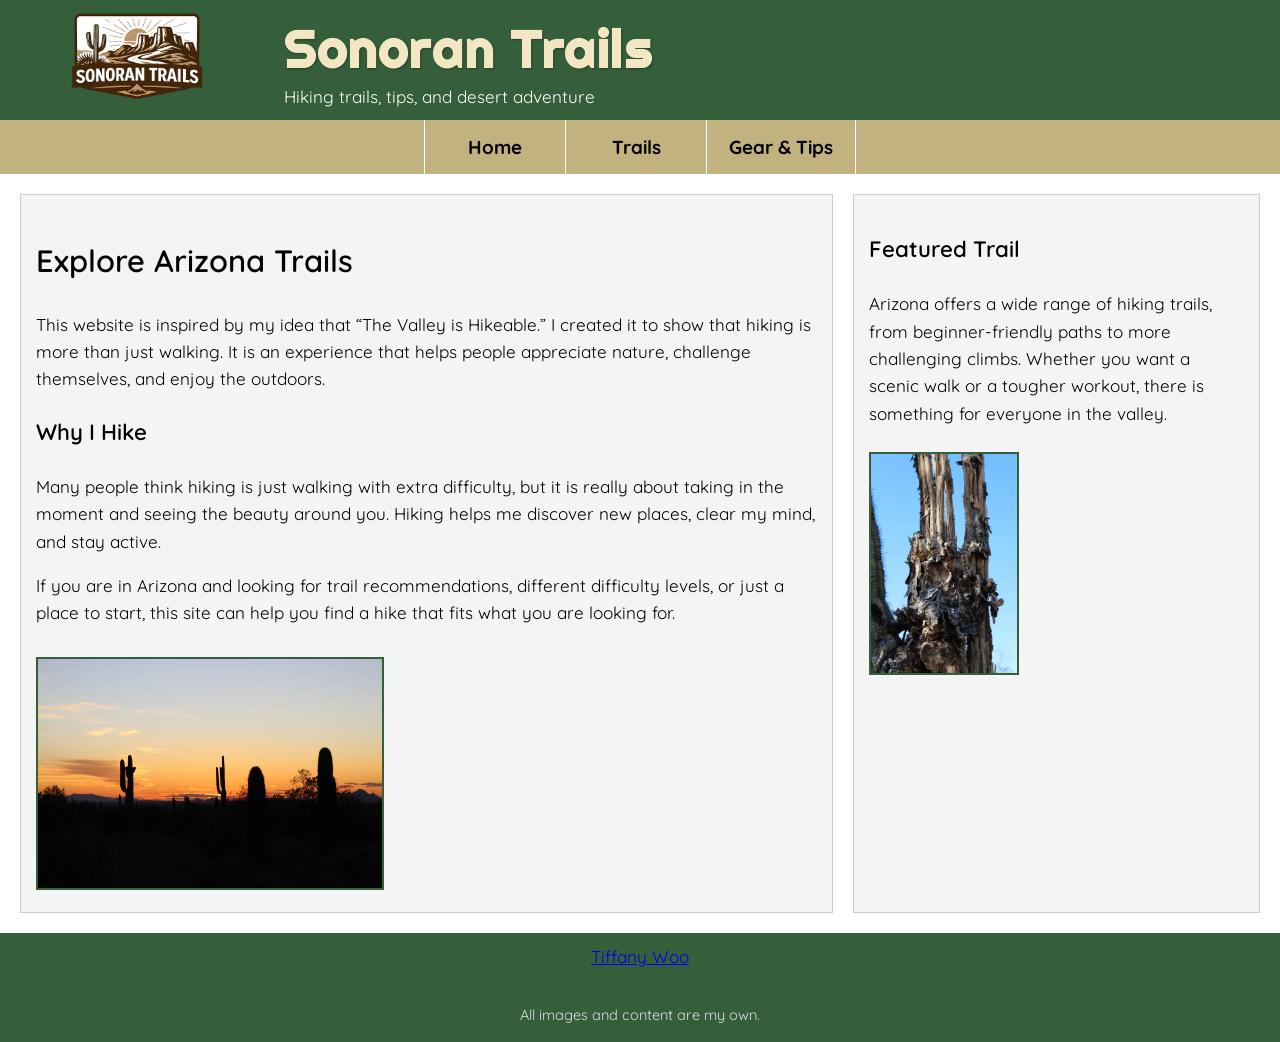
<file: Index.html>
<!DOCTYPE html>
<html lang="en">
<head>
  <meta charset="utf-8">
  <meta name="viewport" content="width=device-width, initial-scale=1.0">
  <title>Sonoran Trails :: Home</title>
<link href="https://fonts.googleapis.com/css2?family=Righteous&display=swap" rel="stylesheet">
<link href="https://fonts.googleapis.com/css2?family=Quicksand:wght@400;600&display=swap" rel="stylesheet">
  <link rel="stylesheet" href="style.css">
</head>

<body>
<div id="wrapper">

<header>
  <div class="header-left">
    <a href="index.html">
      <img src="images/logo.png" alt="Sonoran Trails logo" class="logo">
    </a>
    <div class="site-text">
      <h1>Sonoran Trails</h1>
      <p class="tagline">Hiking trails, tips, and desert adventure</p>
    </div>
  </div>
</header>

<nav>
  <ul>
    <li><a href="index.html">Home</a></li>
    <li><a href="trails.html">Trails</a></li>
    <li><a href="gear.html">Gear &amp; Tips</a></li>
  </ul>
</nav>

<main class="home-grid">

  <section class="main-content">
    <h2>Explore Arizona Trails</h2>

    <p>
      This website is inspired by my idea that “The Valley is Hikeable.” I created it
      to show that hiking is more than just walking. It is an experience that helps
      people appreciate nature, challenge themselves, and enjoy the outdoors.
    </p>

    <h3>Why I Hike</h3>

    <p>
      Many people think hiking is just walking with extra difficulty, but it is really
      about taking in the moment and seeing the beauty around you. Hiking helps me
      discover new places, clear my mind, and stay active.
    </p>

    <p>
      If you are in Arizona and looking for trail recommendations, different difficulty
      levels, or just a place to start, this site can help you find a hike that fits
      what you are looking for.
    </p>

    <img src="images/sunset.jpg" alt="Arizona sunset hiking view" class="main-img">
  </section>

  <aside class="side-content">
    <h3>Featured Trail</h3>

    <p>
      Arizona offers a wide range of hiking trails, from beginner-friendly paths to
      more challenging climbs. Whether you want a scenic walk or a tougher workout,
      there is something for everyone in the valley.
    </p>

    <img src="images/dead_cactus.jpg" alt="Desert trail with cactus" class="side-img">
  </aside>

</main>

<footer>
  <a href="mailto:twoo4@asu.edu">Tiffany Woo</a><br><br>
  <p class="copyright">All images and content are my own.</p>
</footer>

</div>
</body>
</html>
</file>
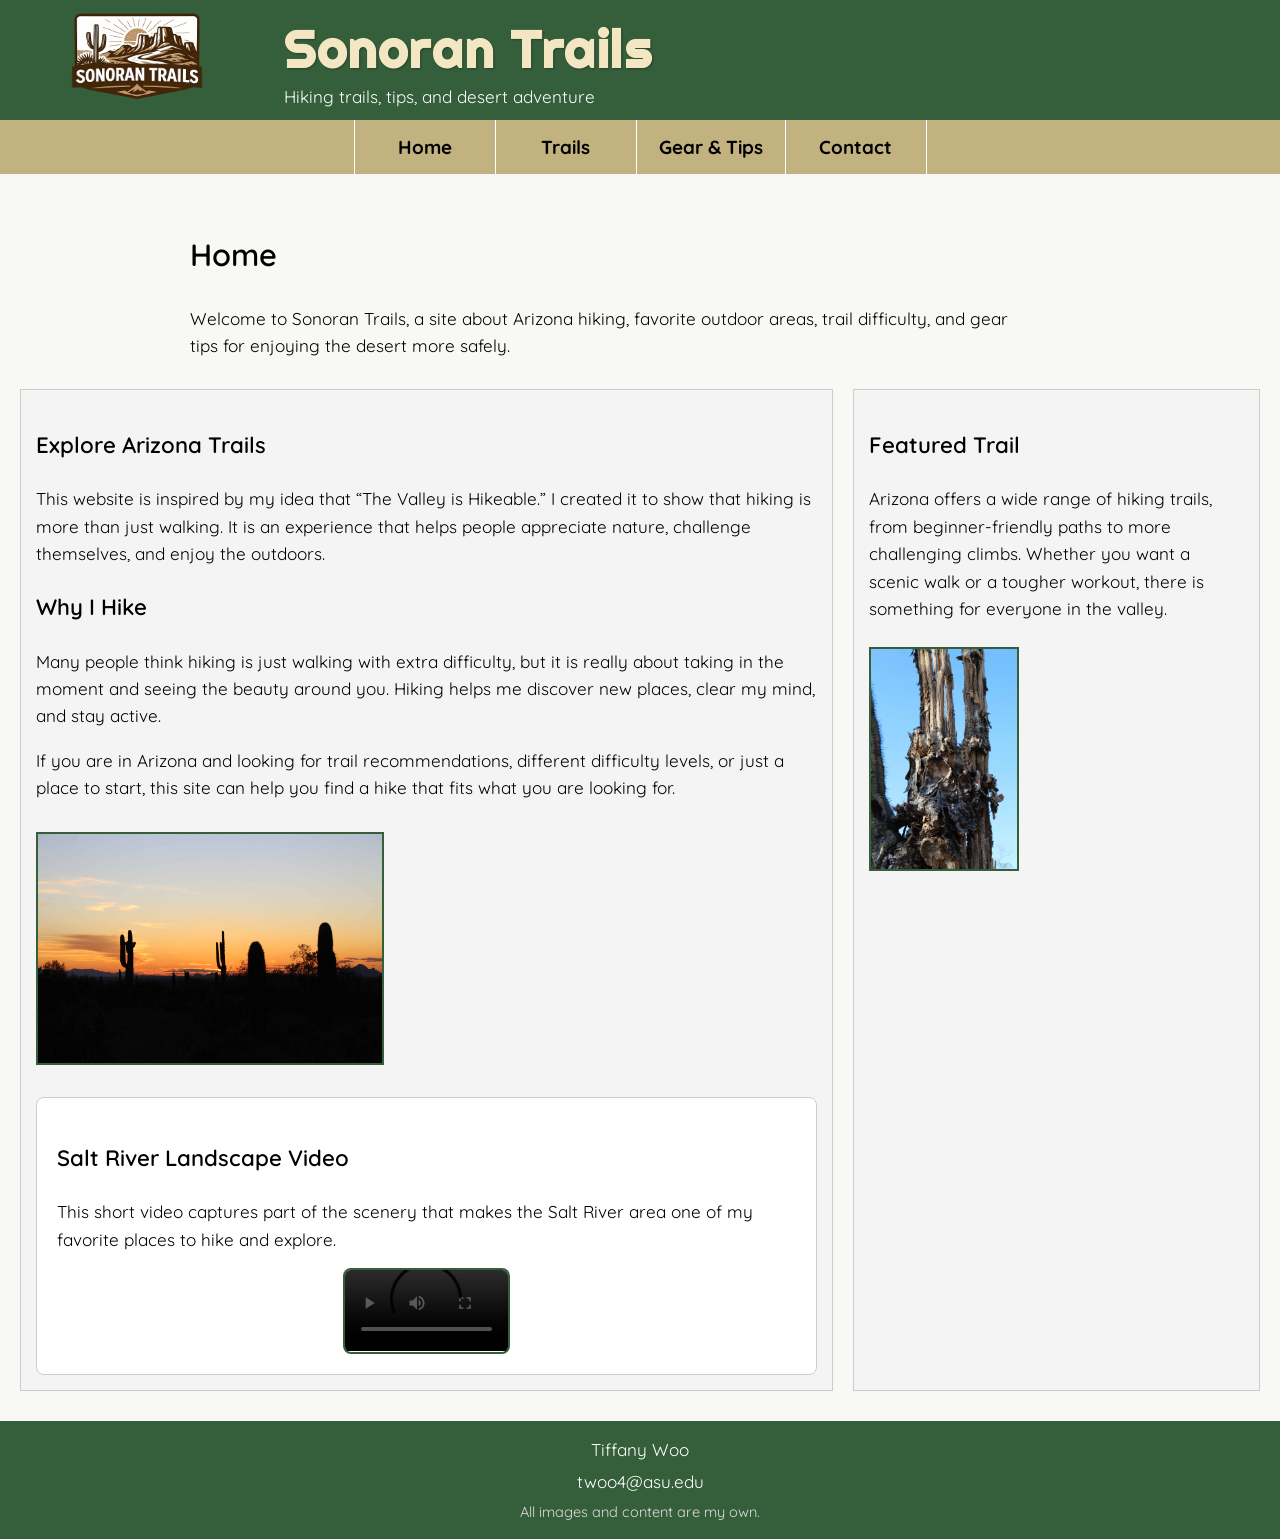
<file: index.html>
<!DOCTYPE html>
<html lang="en">
<head>
  <meta charset="utf-8">
  <meta name="viewport" content="width=device-width, initial-scale=1.0">
  <meta name="description" content="Sonoran Trails shares Arizona hiking inspiration, trail ideas, and outdoor tips for beginners and experienced hikers.">
  <meta name="keywords" content="Arizona hiking, Sonoran Trails, trails, desert hiking, gear, outdoor tips">
  <meta name="author" content="Tiffany Woo">
  <title>Sonoran Trails :: Home</title>
  <link href="https://fonts.googleapis.com/css2?family=Righteous&display=swap" rel="stylesheet">
  <link href="https://fonts.googleapis.com/css2?family=Quicksand:wght@400;600&display=swap" rel="stylesheet">
  <link rel="stylesheet" href="style.css">

  <script async src="https://www.googletagmanager.com/gtag/js?id=G-XXXXXXXXXX"></script>
  <script>
    window.dataLayer = window.dataLayer || [];
    function gtag(){dataLayer.push(arguments);}
    gtag('js', new Date());
    gtag('config', 'G-9K7BEX51YE');
  </script>
</head>

<body>
<div id="wrapper">

<header>
  <div class="header-left">
    <a href="index.html">
      <img src="images/logo.png" alt="Sonoran Trails logo" class="logo">
    </a>
    <div class="site-text">
      <h1>Sonoran Trails</h1>
      <p class="tagline">Hiking trails, tips, and desert adventure</p>
    </div>
  </div>
</header>

<nav>
  <ul>
    <li><a href="index.html">Home</a></li>
    <li><a href="trails.html">Trails</a></li>
    <li><a href="gear.html">Gear &amp; Tips</a></li>
    <li><a href="contact.html">Contact</a></li>
  </ul>
</nav>

<main class="home-page">

  <section class="page-intro">
    <h2>Home</h2>
    <p>
      Welcome to Sonoran Trails, a site about Arizona hiking, favorite outdoor areas,
      trail difficulty, and gear tips for enjoying the desert more safely.
    </p>
  </section>

  <div class="home-grid">
    <section class="main-content">
      <h3>Explore Arizona Trails</h3>

      <p>
        This website is inspired by my idea that “The Valley is Hikeable.” I created it
        to show that hiking is more than just walking. It is an experience that helps
        people appreciate nature, challenge themselves, and enjoy the outdoors.
      </p>

      <h3>Why I Hike</h3>

      <p>
        Many people think hiking is just walking with extra difficulty, but it is really
        about taking in the moment and seeing the beauty around you. Hiking helps me
        discover new places, clear my mind, and stay active.
      </p>

      <p>
        If you are in Arizona and looking for trail recommendations, different difficulty
        levels, or just a place to start, this site can help you find a hike that fits
        what you are looking for.
      </p>

      <img src="images/sunset.jpg" alt="Arizona sunset hiking view" class="main-img">

      <section class="video-section">
        <h3>Salt River Landscape Video</h3>
        <p>
          This short video captures part of the scenery that makes the Salt River area
          one of my favorite places to hike and explore.
        </p>

        <video controls class="feature-video">
          <source src="videos/salt_river_pan.mp4" type="video/mp4">
          Your browser does not support the video tag.
        </video>
      </section>
    </section>

    <aside class="side-content">
      <h3>Featured Trail</h3>

      <p>
        Arizona offers a wide range of hiking trails, from beginner-friendly paths to
        more challenging climbs. Whether you want a scenic walk or a tougher workout,
        there is something for everyone in the valley.
      </p>

      <img src="images/dead_cactus.jpg" alt="Desert trail with cactus" class="side-img">
    </aside>
  </div>

</main>

<footer>
  <p>Tiffany Woo</p>
  <p>twoo4@asu.edu</p>
  <p class="copyright">All images and content are my own.</p>
</footer>

</div>
</body>
</html>
</file>
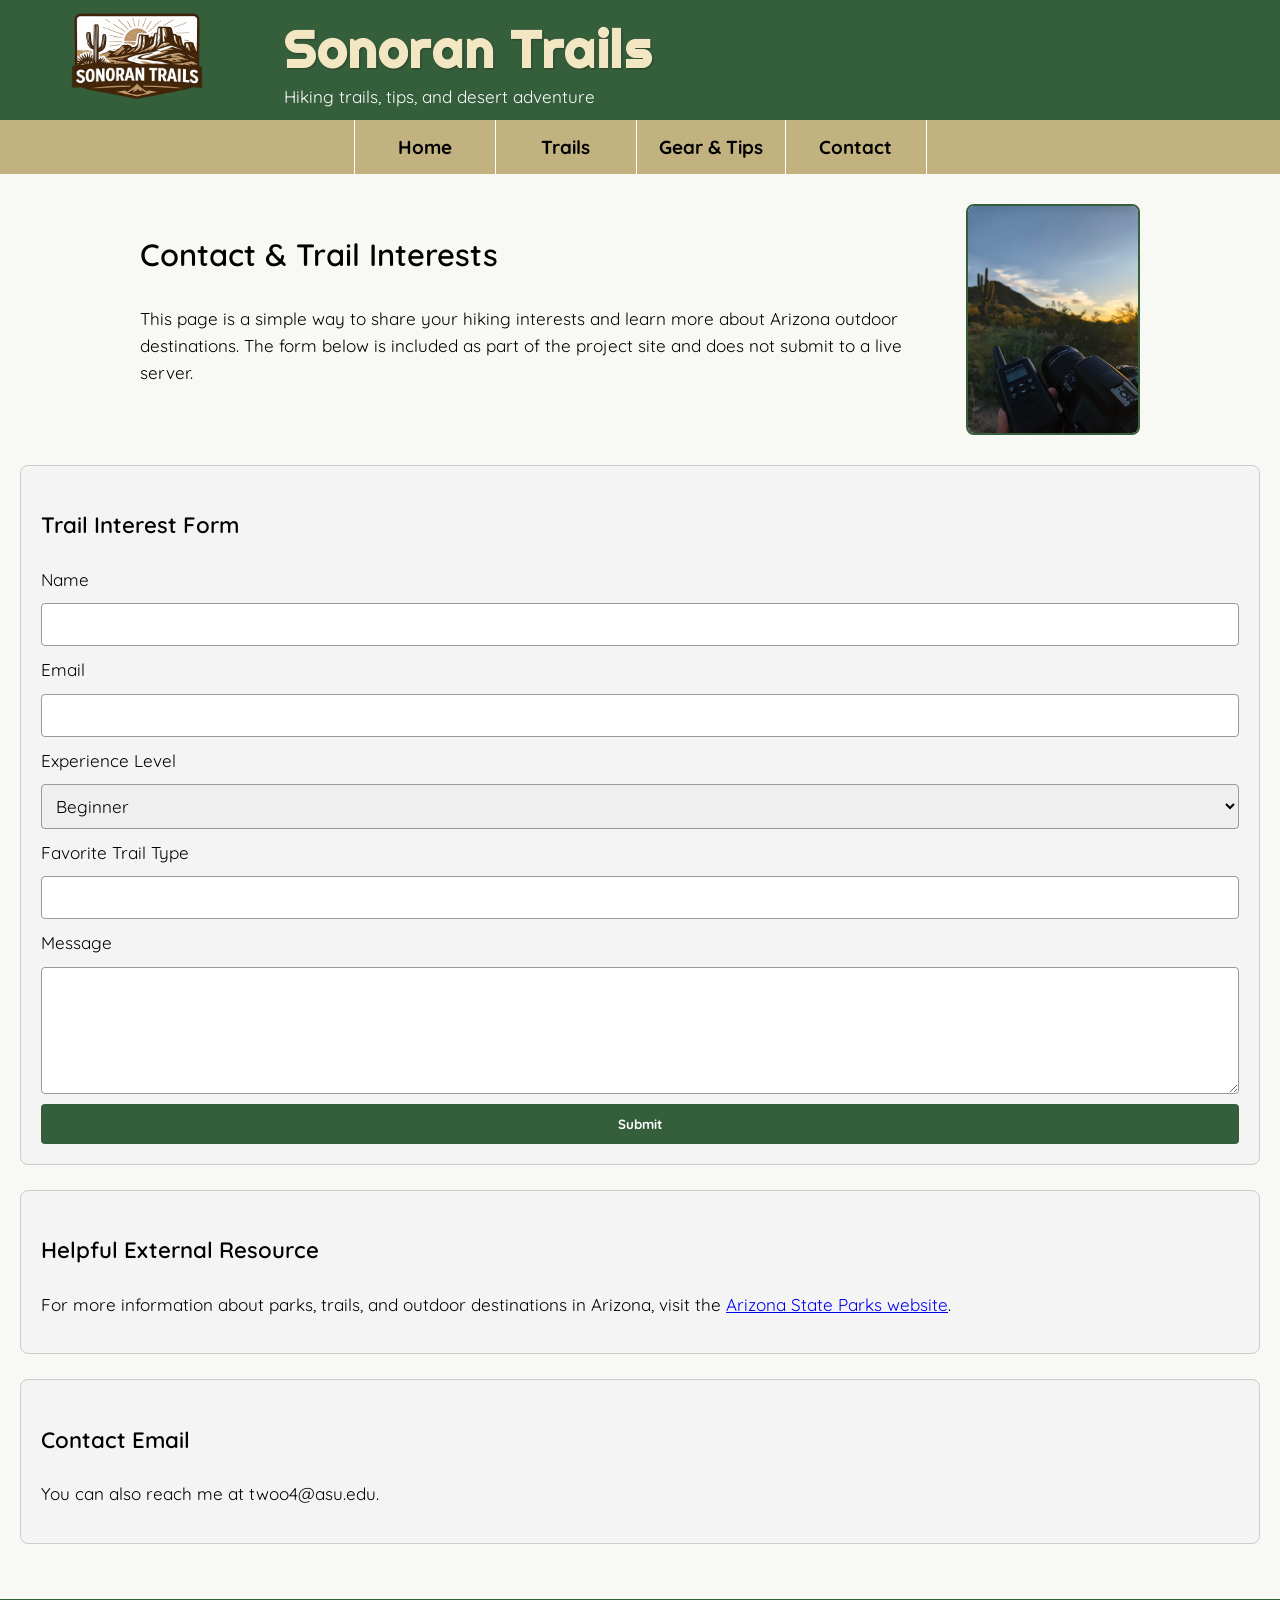
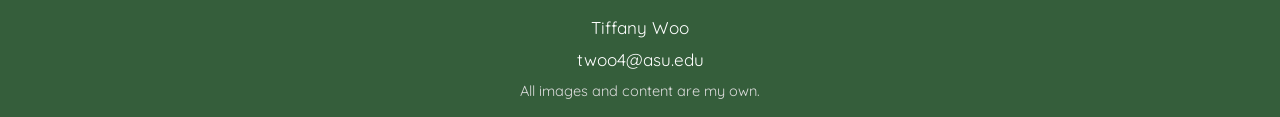
<file: contact.html>
<!DOCTYPE html>
<html lang="en">
<head>
  <meta charset="utf-8">
  <meta name="viewport" content="width=device-width, initial-scale=1.0">
  <meta name="description" content="Contact Sonoran Trails, share your hiking interests, and explore an external Arizona parks resource.">
  <meta name="keywords" content="contact, hiking form, Arizona parks, Sonoran Trails">
  <meta name="author" content="Tiffany Woo">
  <title>Sonoran Trails :: Contact</title>
  <link href="https://fonts.googleapis.com/css2?family=Righteous&display=swap" rel="stylesheet">
  <link href="https://fonts.googleapis.com/css2?family=Quicksand:wght@400;600&display=swap" rel="stylesheet">
  <link rel="stylesheet" href="style.css">

  <script async src="https://www.googletagmanager.com/gtag/js?id=G-XXXXXXXXXX"></script>
  <script>
    window.dataLayer = window.dataLayer || [];
    function gtag(){dataLayer.push(arguments);}
    gtag('js', new Date());
    gtag('config', 'G-9K7BEX51YE');
  </script>
</head>

<body>
<div id="wrapper">

<header>
  <div class="header-left">
    <a href="index.html">
      <img src="images/logo.png" alt="Sonoran Trails logo" class="logo">
    </a>
    <div class="site-text">
      <h1>Sonoran Trails</h1>
      <p class="tagline">Hiking trails, tips, and desert adventure</p>
    </div>
  </div>
</header>

<nav>
  <ul>
    <li><a href="index.html">Home</a></li>
    <li><a href="trails.html">Trails</a></li>
    <li><a href="gear.html">Gear &amp; Tips</a></li>
    <li><a href="contact.html">Contact</a></li>
  </ul>
</nav>

<main class="contact-page">

  <section class="page-intro page-intro-with-image">
    <div class="intro-text">
      <h2>Contact &amp; Trail Interests</h2>
      <p>
        This page is a simple way to share your hiking interests and learn more about
        Arizona outdoor destinations. The form below is included as part of the project
        site and does not submit to a live server.
      </p>
    </div>

    <img src="images/contact.jpg" alt="Contact page hiking image" class="intro-side-image">
  </section>

  <section class="contact-card">
    <h3>Trail Interest Form</h3>

    <form action="#" method="post" class="trail-form">
      <label for="name">Name</label>
      <input type="text" id="name" name="name">

      <label for="email">Email</label>
      <input type="email" id="email" name="email">

      <label for="experience">Experience Level</label>
      <select id="experience" name="experience">
        <option value="beginner">Beginner</option>
        <option value="intermediate">Intermediate</option>
        <option value="advanced">Advanced</option>
      </select>

      <label for="interest">Favorite Trail Type</label>
      <input type="text" id="interest" name="interest">

      <label for="message">Message</label>
      <textarea id="message" name="message" rows="5"></textarea>

      <input type="submit" value="Submit">
    </form>
  </section>

  <section class="contact-card">
    <h3>Helpful External Resource</h3>
    <p>
      For more information about parks, trails, and outdoor destinations in Arizona,
      visit the
      <a href="https://azstateparks.com/" target="_blank" rel="noopener noreferrer">Arizona State Parks website</a>.
    </p>
  </section>

  <section class="contact-card">
    <h3>Contact Email</h3>
    <p>
      You can also reach me at twoo4@asu.edu.
    </p>
  </section>

</main>

<footer>
  <p>Tiffany Woo</p>
  <p>twoo4@asu.edu</p>
  <p class="copyright">All images and content are my own.</p>
</footer>

</div>
</body>
</html>
</file>
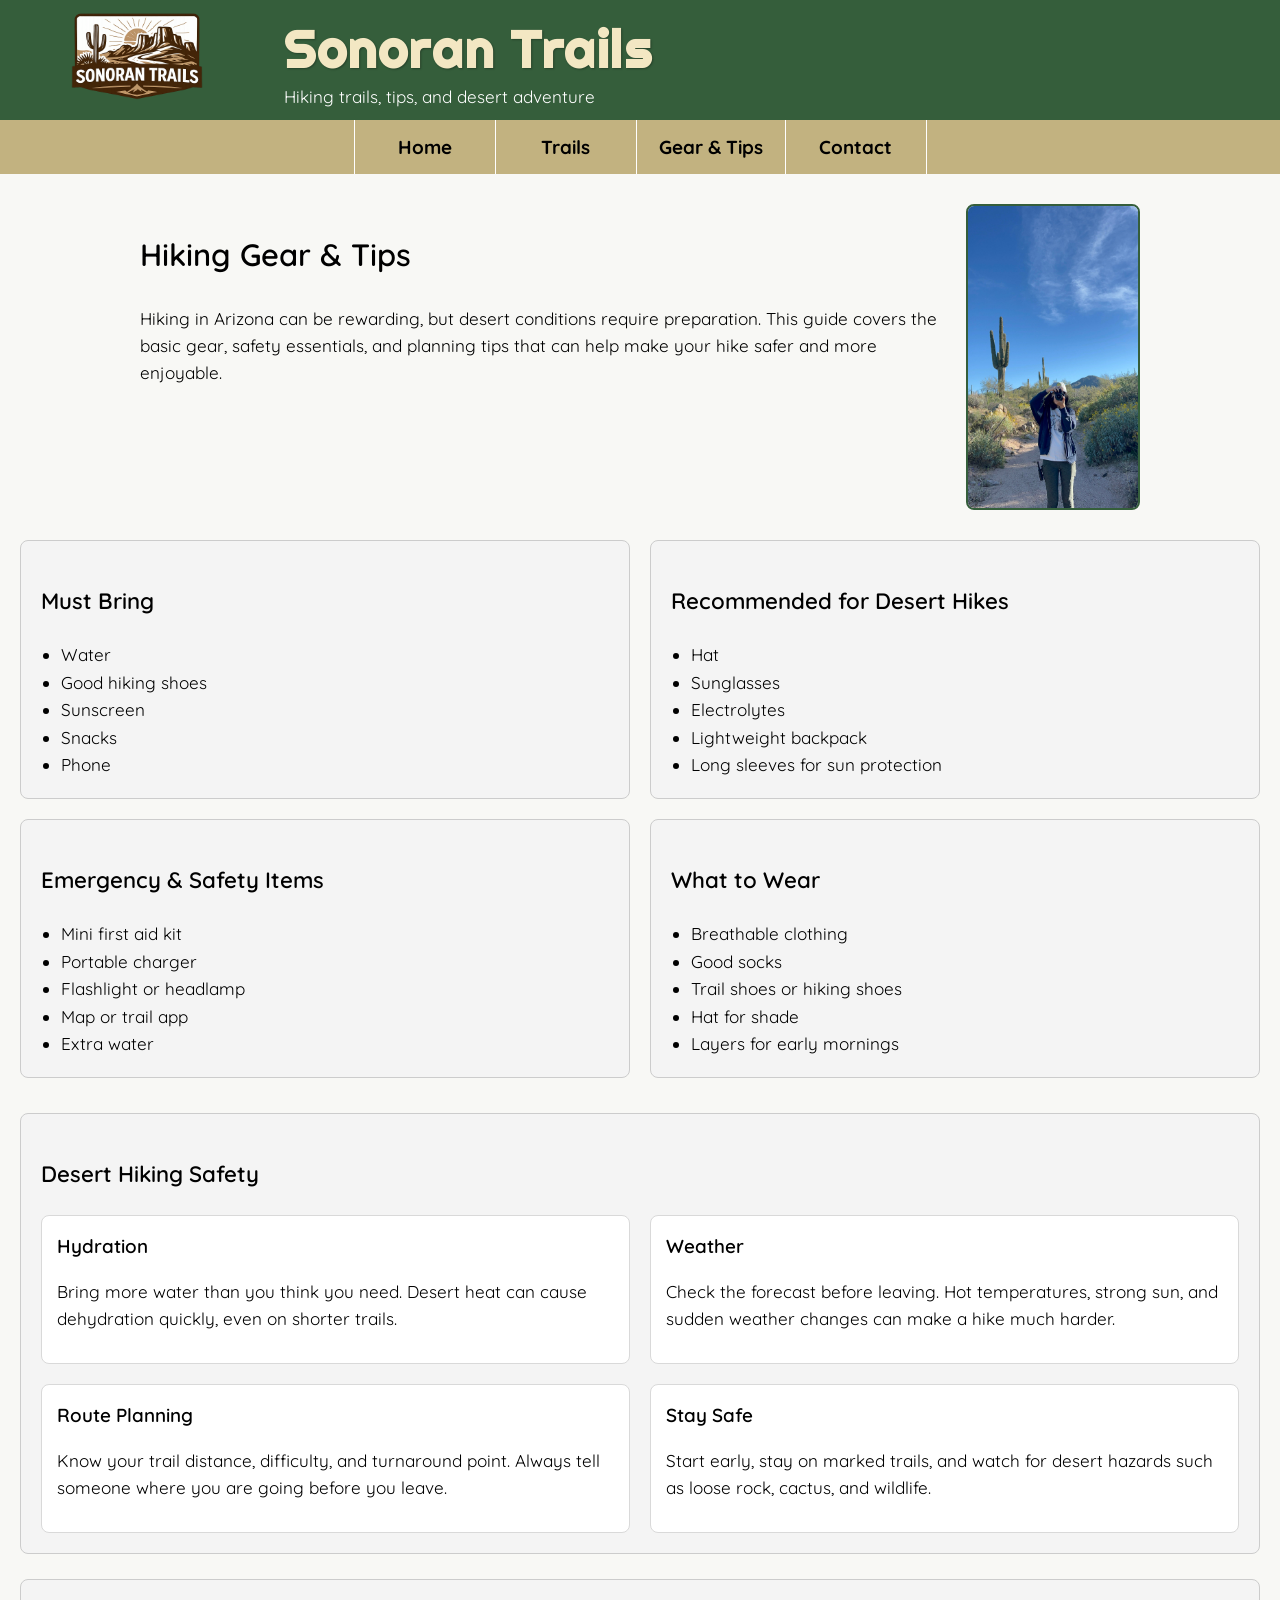
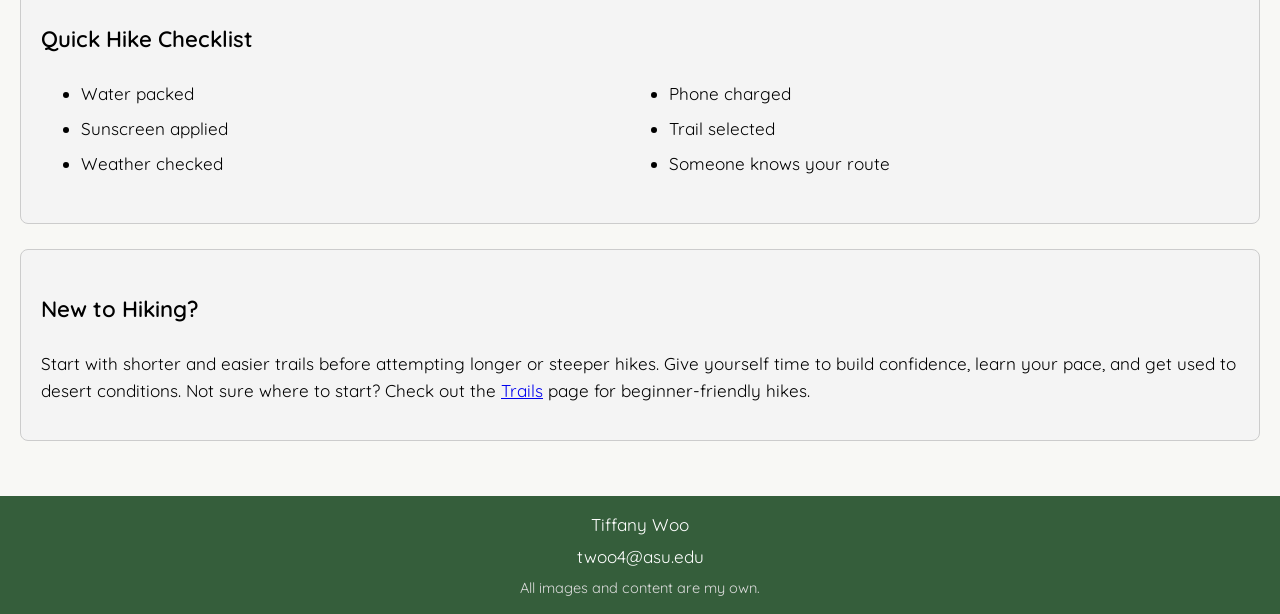
<file: gear.html>
<!DOCTYPE html>
<html lang="en">
<head>
  <meta charset="utf-8">
  <meta name="viewport" content="width=device-width, initial-scale=1.0">
  <meta name="description" content="Learn what gear to bring, how to stay safe, and how to prepare for Arizona desert hikes.">
  <meta name="keywords" content="hiking gear, Arizona hiking safety, desert hiking tips, trail preparation">
  <meta name="author" content="Tiffany Woo">
  <title>Sonoran Trails :: Gear & Tips</title>
  <link href="https://fonts.googleapis.com/css2?family=Righteous&display=swap" rel="stylesheet">
  <link href="https://fonts.googleapis.com/css2?family=Quicksand:wght@400;600&display=swap" rel="stylesheet">
  <link rel="stylesheet" href="style.css">

  <script async src="https://www.googletagmanager.com/gtag/js?id=G-XXXXXXXXXX"></script>
  <script>
    window.dataLayer = window.dataLayer || [];
    function gtag(){dataLayer.push(arguments);}
    gtag('js', new Date());
    gtag('config', 'G-9K7BEX51YE');
  </script>
</head>

<body>
<div id="wrapper">

<header>
  <div class="header-left">
    <a href="index.html">
      <img src="images/logo.png" alt="Sonoran Trails logo" class="logo">
    </a>
    <div class="site-text">
      <h1>Sonoran Trails</h1>
      <p class="tagline">Hiking trails, tips, and desert adventure</p>
    </div>
  </div>
</header>

<nav>
  <ul>
    <li><a href="index.html">Home</a></li>
    <li><a href="trails.html">Trails</a></li>
    <li><a href="gear.html">Gear &amp; Tips</a></li>
    <li><a href="contact.html">Contact</a></li>
  </ul>
</nav>

<main class="gear-page">

  <section class="page-intro page-intro-with-image">
    <div class="intro-text">
      <h2>Hiking Gear &amp; Tips</h2>
      <p>
        Hiking in Arizona can be rewarding, but desert conditions require preparation.
        This guide covers the basic gear, safety essentials, and planning tips that can
        help make your hike safer and more enjoyable.
      </p>
    </div>

    <img src="images/me.png" alt="Hiking portrait" class="intro-side-image">
  </section>

  <section class="gear-grid">
    <div class="gear-card">
      <h3>Must Bring</h3>
      <ul>
        <li>Water</li>
        <li>Good hiking shoes</li>
        <li>Sunscreen</li>
        <li>Snacks</li>
        <li>Phone</li>
      </ul>
    </div>

    <div class="gear-card">
      <h3>Recommended for Desert Hikes</h3>
      <ul>
        <li>Hat</li>
        <li>Sunglasses</li>
        <li>Electrolytes</li>
        <li>Lightweight backpack</li>
        <li>Long sleeves for sun protection</li>
      </ul>
    </div>

    <div class="gear-card">
      <h3>Emergency &amp; Safety Items</h3>
      <ul>
        <li>Mini first aid kit</li>
        <li>Portable charger</li>
        <li>Flashlight or headlamp</li>
        <li>Map or trail app</li>
        <li>Extra water</li>
      </ul>
    </div>

    <div class="gear-card">
      <h3>What to Wear</h3>
      <ul>
        <li>Breathable clothing</li>
        <li>Good socks</li>
        <li>Trail shoes or hiking shoes</li>
        <li>Hat for shade</li>
        <li>Layers for early mornings</li>
      </ul>
    </div>
  </section>

  <section class="tips-section">
    <h3>Desert Hiking Safety</h3>

    <div class="tips-grid">
      <div class="tip-box">
        <h4>Hydration</h4>
        <p>
          Bring more water than you think you need. Desert heat can cause dehydration
          quickly, even on shorter trails.
        </p>
      </div>

      <div class="tip-box">
        <h4>Weather</h4>
        <p>
          Check the forecast before leaving. Hot temperatures, strong sun, and sudden
          weather changes can make a hike much harder.
        </p>
      </div>

      <div class="tip-box">
        <h4>Route Planning</h4>
        <p>
          Know your trail distance, difficulty, and turnaround point. Always tell
          someone where you are going before you leave.
        </p>
      </div>

      <div class="tip-box">
        <h4>Stay Safe</h4>
        <p>
          Start early, stay on marked trails, and watch for desert hazards such as loose
          rock, cactus, and wildlife.
        </p>
      </div>
    </div>
  </section>

  <section class="checklist-section">
    <h3>Quick Hike Checklist</h3>
    <ul class="checklist">
      <li>Water packed</li>
      <li>Sunscreen applied</li>
      <li>Weather checked</li>
      <li>Phone charged</li>
      <li>Trail selected</li>
      <li>Someone knows your route</li>
    </ul>
  </section>

  <section class="beginner-section">
    <h3>New to Hiking?</h3>
    <p>
      Start with shorter and easier trails before attempting longer or steeper hikes.
      Give yourself time to build confidence, learn your pace, and get used to desert
      conditions. Not sure where to start? Check out the
      <a href="trails.html">Trails</a> page for beginner-friendly hikes.
    </p>
  </section>

</main>

<footer>
  <p>Tiffany Woo</p>
  <p>twoo4@asu.edu</p>
  <p class="copyright">All images and content are my own.</p>
</footer>

</div>
</body>
</html>
</file>
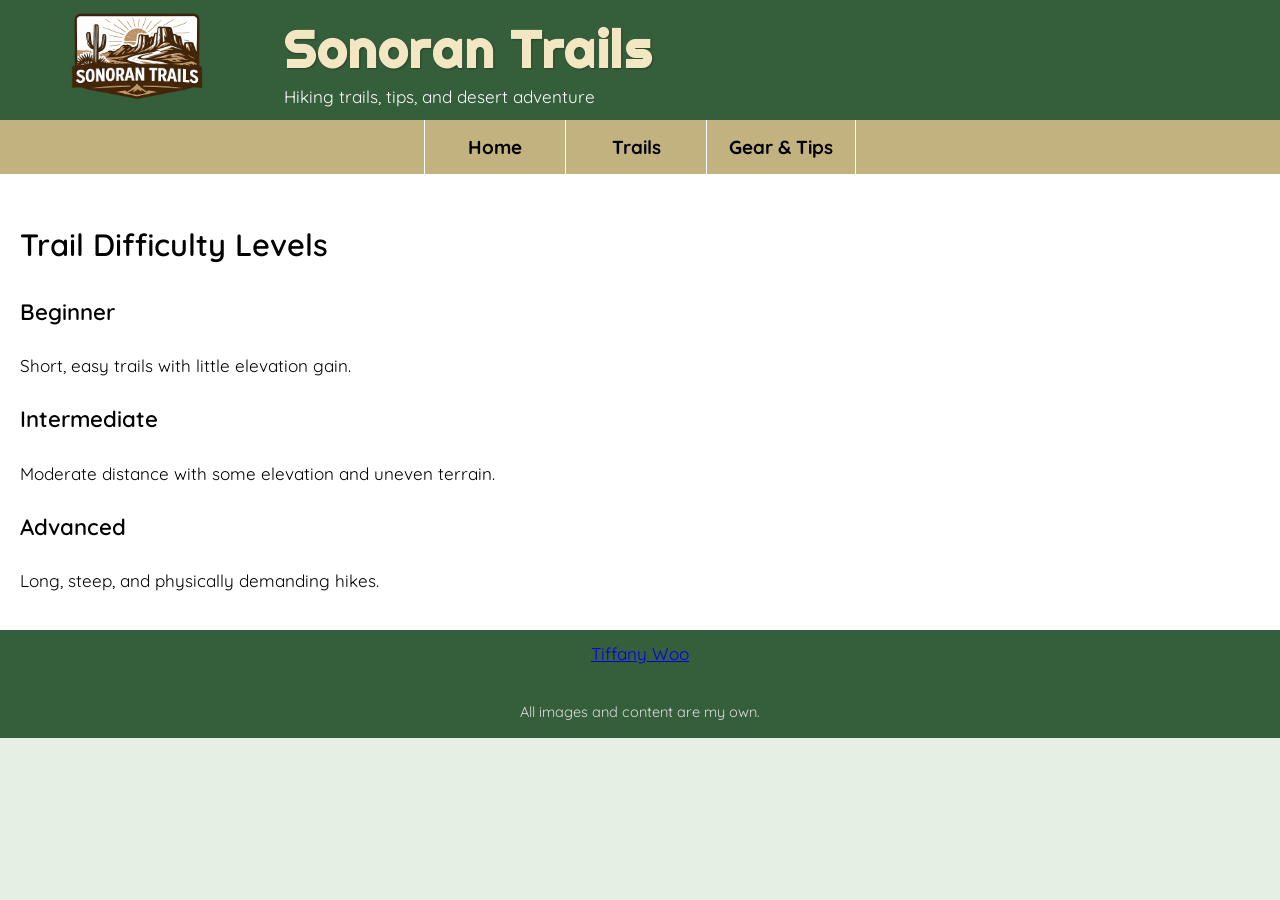
<file: Trails.html>
<!DOCTYPE html>
<html lang="en">
<head>
  <meta charset="utf-8">
  <meta name="viewport" content="width=device-width, initial-scale=1.0">
  <title>Sonoran Trails :: Trails</title>
 <link href="https://fonts.googleapis.com/css2?family=Righteous&display=swap" rel="stylesheet">
  <link href="https://fonts.googleapis.com/css2?family=Quicksand:wght@400;600&display=swap" rel="stylesheet">
  <link rel="stylesheet" href="style.css">
</head>

<body>
<div id="wrapper">

<header>
  <div class="header-left">
    <a href="index.html">
      <img src="images/logo.png" alt="Sonoran Trails logo" class="logo">
    </a>
    <div class="site-text">
      <h1>Sonoran Trails</h1>
      <p class="tagline">Hiking trails, tips, and desert adventure</p>
    </div>
  </div>
</header>

<nav>
  <ul>
    <li><a href="index.html">Home</a></li>
    <li><a href="trails.html">Trails</a></li>
    <li><a href="gear.html">Gear & Tips</a></li>
  </ul>
</nav>

<main>

<h2>Trail Difficulty Levels</h2>

<h3>Beginner</h3>
<p>Short, easy trails with little elevation gain.</p>

<h3>Intermediate</h3>
<p>Moderate distance with some elevation and uneven terrain.</p>

<h3>Advanced</h3>
<p>Long, steep, and physically demanding hikes.</p>

</main>

<footer>
 <a href="mailto:twoo4@asu.edu">Tiffany Woo</a><br><br>
 <p class="copyright">All images and content are my own.</p>
</footer>

</div>
</body>
</html>
</file>
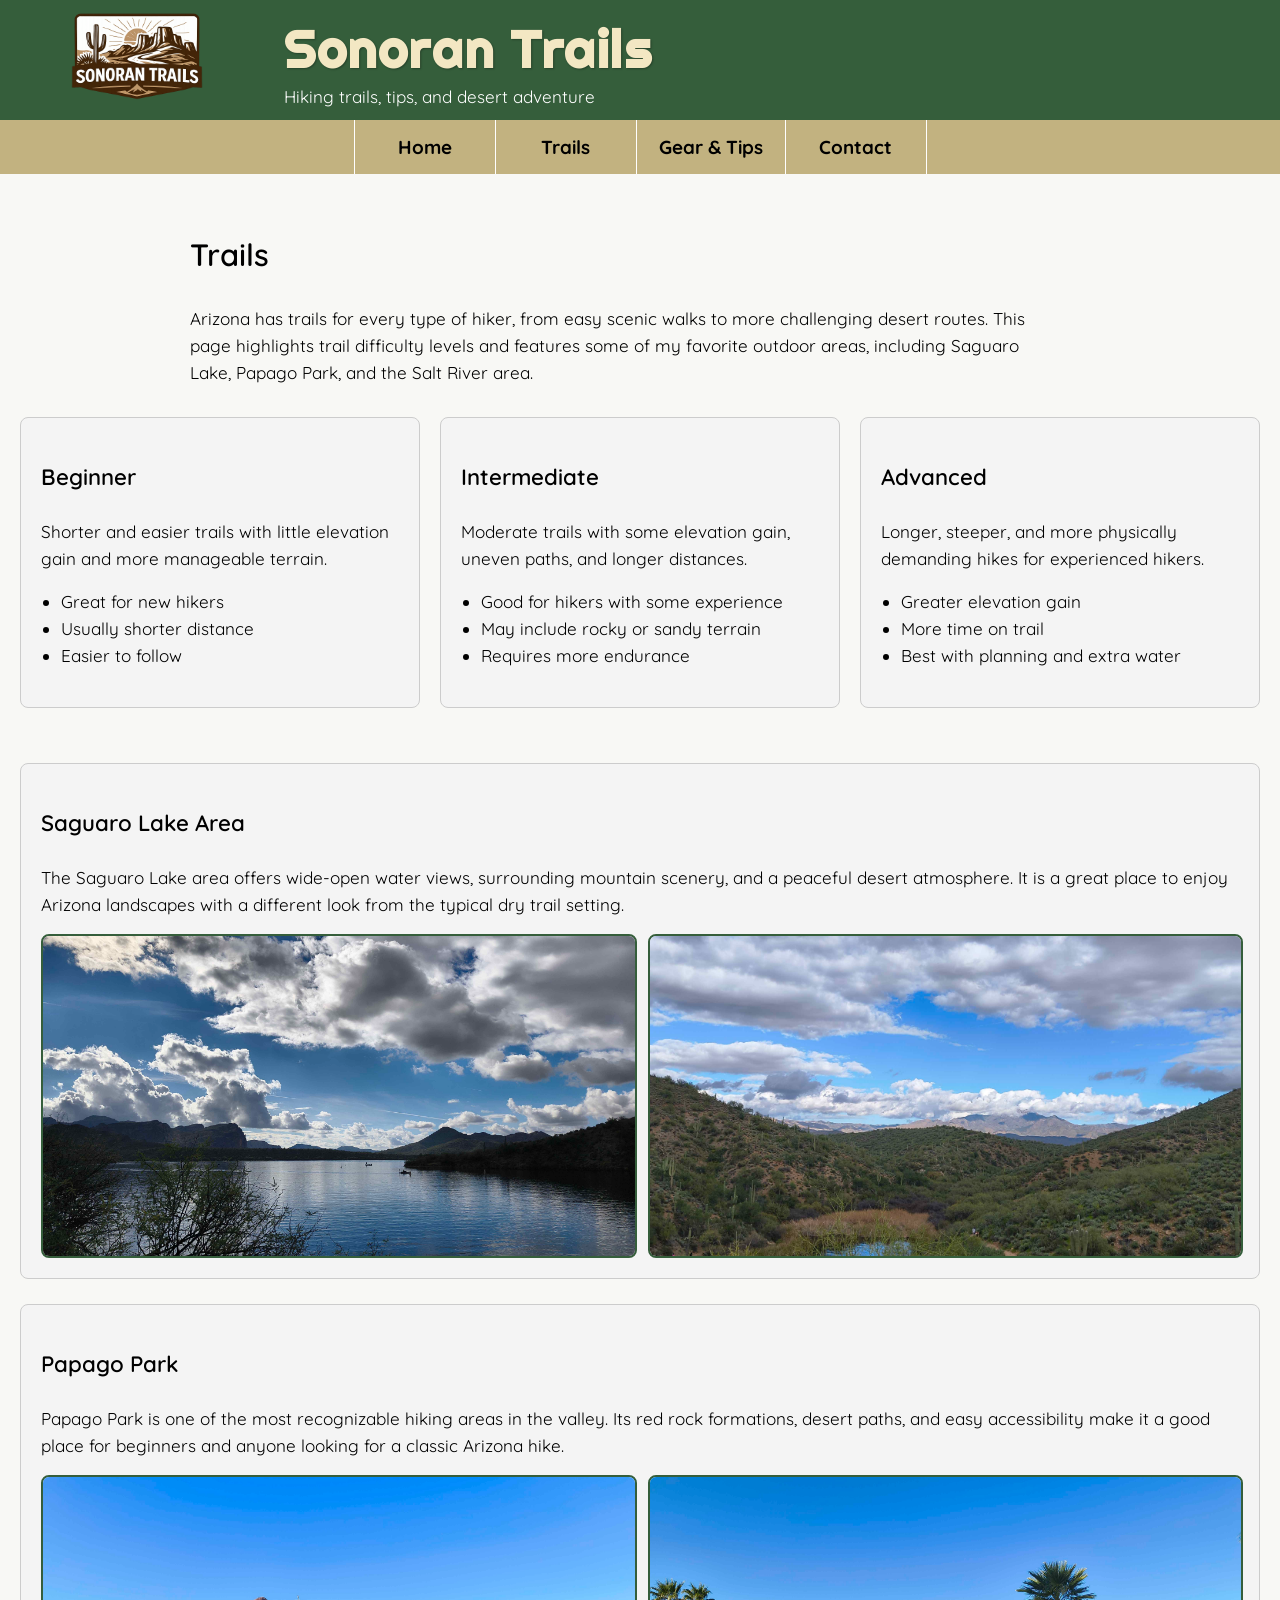
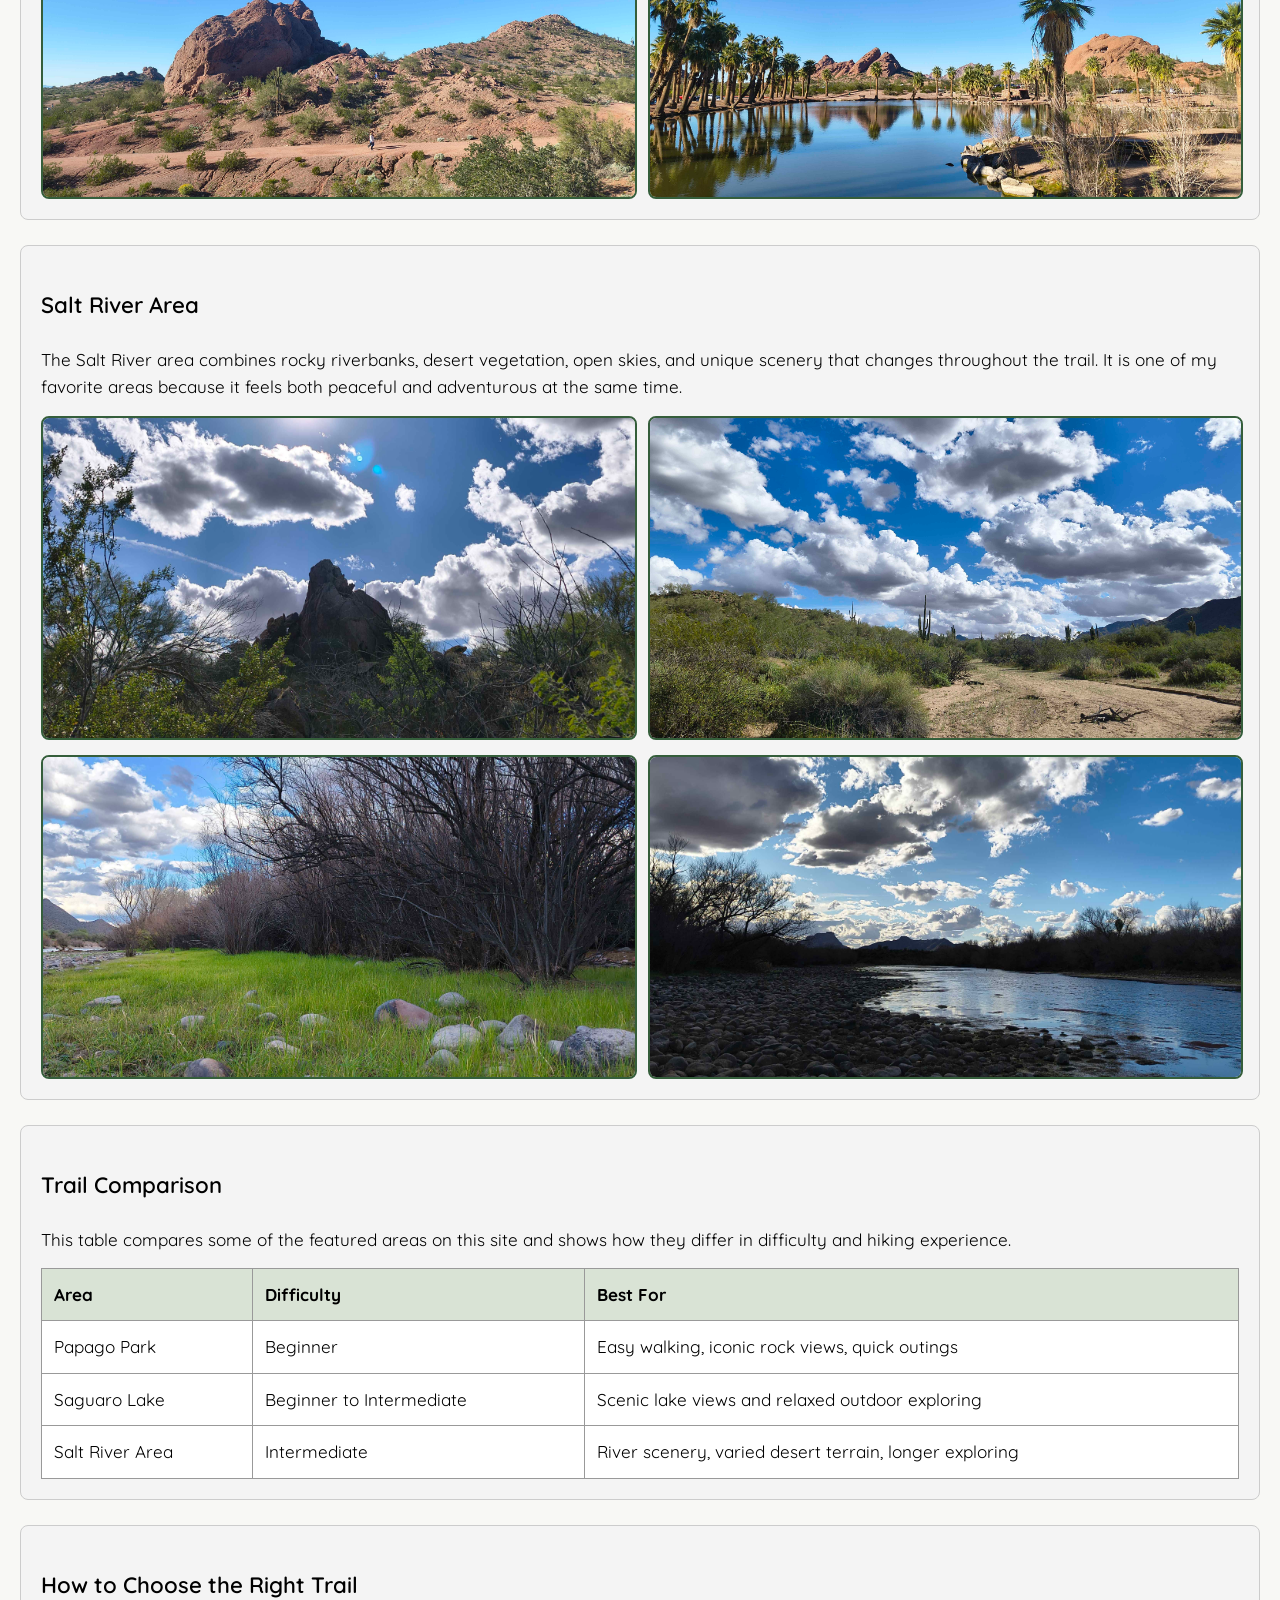
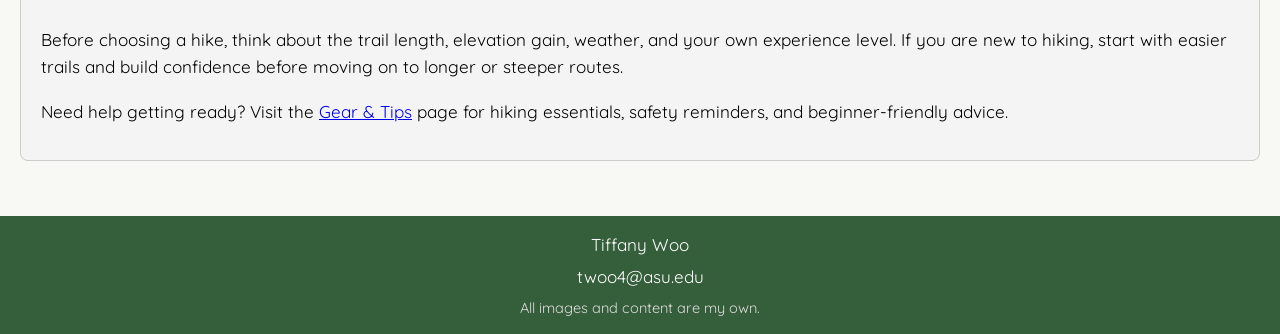
<file: trails.html>
<!DOCTYPE html>
<html lang="en">
<head>
  <meta charset="utf-8">
  <meta name="viewport" content="width=device-width, initial-scale=1.0">
  <meta name="description" content="Learn about Arizona trail difficulty levels and explore featured hiking areas like Saguaro Lake, Papago Park, and Salt River.">
  <meta name="keywords" content="Arizona trails, hiking difficulty, Papago Park, Salt River, Saguaro Lake">
  <meta name="author" content="Tiffany Woo">
  <title>Sonoran Trails :: Trails</title>
  <link href="https://fonts.googleapis.com/css2?family=Righteous&display=swap" rel="stylesheet">
  <link href="https://fonts.googleapis.com/css2?family=Quicksand:wght@400;600&display=swap" rel="stylesheet">
  <link rel="stylesheet" href="style.css">

  <script async src="https://www.googletagmanager.com/gtag/js?id=G-XXXXXXXXXX"></script>
  <script>
    window.dataLayer = window.dataLayer || [];
    function gtag(){dataLayer.push(arguments);}
    gtag('js', new Date());
    gtag('config', 'G-9K7BEX51YE');
  </script>
</head>

<body>
<div id="wrapper">

<header>
  <div class="header-left">
    <a href="index.html">
      <img src="images/logo.png" alt="Sonoran Trails logo" class="logo">
    </a>
    <div class="site-text">
      <h1>Sonoran Trails</h1>
      <p class="tagline">Hiking trails, tips, and desert adventure</p>
    </div>
  </div>
</header>

<nav>
  <ul>
    <li><a href="index.html">Home</a></li>
    <li><a href="trails.html">Trails</a></li>
    <li><a href="gear.html">Gear &amp; Tips</a></li>
    <li><a href="contact.html">Contact</a></li>
  </ul>
</nav>

<main class="trails-page">

  <section class="page-intro">
    <h2>Trails</h2>
    <p class="trails-intro">
      Arizona has trails for every type of hiker, from easy scenic walks to more
      challenging desert routes. This page highlights trail difficulty levels and
      features some of my favorite outdoor areas, including Saguaro Lake, Papago Park,
      and the Salt River area.
    </p>
  </section>

  <section class="trail-levels">
    <div class="trail-card">
      <h3>Beginner</h3>
      <p>
        Shorter and easier trails with little elevation gain and more manageable terrain.
      </p>
      <ul>
        <li>Great for new hikers</li>
        <li>Usually shorter distance</li>
        <li>Easier to follow</li>
      </ul>
    </div>

    <div class="trail-card">
      <h3>Intermediate</h3>
      <p>
        Moderate trails with some elevation gain, uneven paths, and longer distances.
      </p>
      <ul>
        <li>Good for hikers with some experience</li>
        <li>May include rocky or sandy terrain</li>
        <li>Requires more endurance</li>
      </ul>
    </div>

    <div class="trail-card">
      <h3>Advanced</h3>
      <p>
        Longer, steeper, and more physically demanding hikes for experienced hikers.
      </p>
      <ul>
        <li>Greater elevation gain</li>
        <li>More time on trail</li>
        <li>Best with planning and extra water</li>
      </ul>
    </div>
  </section>

  <section class="featured-area">
    <h3>Saguaro Lake Area</h3>
    <p>
      The Saguaro Lake area offers wide-open water views, surrounding mountain scenery,
      and a peaceful desert atmosphere. It is a great place to enjoy Arizona landscapes
      with a different look from the typical dry trail setting.
    </p>

    <div class="gallery-grid">
      <img src="images/saguaro_lake_1.jpg" alt="Scenic view of Saguaro Lake and surrounding mountains" class="trail-photo">
      <img src="images/saguaro-lake-2.jpg" alt="View of Saguaro Lake with desert hills and clouds" class="trail-photo">
    </div>
  </section>

  <section class="featured-area">
    <h3>Papago Park</h3>
    <p>
      Papago Park is one of the most recognizable hiking areas in the valley. Its red
      rock formations, desert paths, and easy accessibility make it a good place for
      beginners and anyone looking for a classic Arizona hike.
    </p>

    <div class="gallery-grid">
      <img src="images/papago_1.jpg" alt="Desert trail and rock formations in Papago Park" class="trail-photo">
      <img src="images/papago_2.jpg" alt="Scenic desert view in Papago Park" class="trail-photo">
    </div>
  </section>

  <section class="featured-area">
    <h3>Salt River Area</h3>
    <p>
      The Salt River area combines rocky riverbanks, desert vegetation, open skies, and
      unique scenery that changes throughout the trail. It is one of my favorite areas
      because it feels both peaceful and adventurous at the same time.
    </p>

    <div class="gallery-grid">
      <img src="images/salt_river_1.jpg" alt="Salt River trail scenery with desert landscape" class="trail-photo salt-photo">
      <img src="images/salt_river_2.jpg" alt="Salt River desert view with cactus and mountains" class="trail-photo salt-photo">
      <img src="images/salt_river_3.jpg" alt="Rocky riverbank and dramatic sky at the Salt River" class="trail-photo salt-photo-up">
      <img src="images/salt_river_4.jpg" alt="Green riverside scenery near the Salt River" class="trail-photo salt-photo-down">
    </div>
  </section>

  <section class="trail-examples">
    <h3>Trail Comparison</h3>
    <p>
      This table compares some of the featured areas on this site and shows how they
      differ in difficulty and hiking experience.
    </p>

    <table class="trail-table">
      <tr>
        <th>Area</th>
        <th>Difficulty</th>
        <th>Best For</th>
      </tr>
      <tr>
        <td>Papago Park</td>
        <td>Beginner</td>
        <td>Easy walking, iconic rock views, quick outings</td>
      </tr>
      <tr>
        <td>Saguaro Lake</td>
        <td>Beginner to Intermediate</td>
        <td>Scenic lake views and relaxed outdoor exploring</td>
      </tr>
      <tr>
        <td>Salt River Area</td>
        <td>Intermediate</td>
        <td>River scenery, varied desert terrain, longer exploring</td>
      </tr>
    </table>
  </section>

  <section class="trail-examples">
    <h3>How to Choose the Right Trail</h3>
    <p>
      Before choosing a hike, think about the trail length, elevation gain, weather,
      and your own experience level. If you are new to hiking, start with easier trails
      and build confidence before moving on to longer or steeper routes.
    </p>
    <p>
      Need help getting ready? Visit the <a href="gear.html">Gear &amp; Tips</a> page for
      hiking essentials, safety reminders, and beginner-friendly advice.
    </p>
  </section>

</main>

<footer>
  <p>Tiffany Woo</p>
  <p>twoo4@asu.edu</p>
  <p class="copyright">All images and content are my own.</p>
</footer>

</div>
</body>
</html>
</file>
<file: style.css>
body {
  background-color: #e6efe3;
  font-family: 'Quicksand', sans-serif;
  font-size: 1.07em;
  line-height: 1.6;
  margin: 0;
}

p, h2, h3, h4, li, a, label, input, select, textarea {
  font-family: 'Quicksand', sans-serif;
}

#wrapper {
  width: 100%;
  margin: auto;
  background-color: white;
}

/* HEADER */
header {
  background-color: #355e3b;
  color: white;
  padding: 10px 15px;
  height: 100px;
  display: flex;
  align-items: center;
}

.header-left {
  display: flex;
  align-items: center;
  gap: 15px;
  margin-left: -10px;
}

.logo {
  height: 176px;
  width: auto;
}

.site-text h1 {
  margin: 0;
  font-size: 3em;
  font-family: 'Righteous', sans-serif;
  letter-spacing: 1.5px;
  color: #f3e7c3;
  text-shadow: 1px 1px 2px rgba(0,0,0,0.3);
}

.tagline {
  margin: -8px 0 0 0;
  font-size: 1em;
  color: white;
}

/* NAV */
nav {
  background-color: #c2b280;
}

nav ul {
  list-style: none;
  margin: 0;
  padding: 0;
  display: flex;
  justify-content: center;
  gap: 0;
}

nav li {
  border-right: 1px solid white;
  min-width: 140px;
  text-align: center;
}

nav li:first-child {
  border-left: 1px solid white;
}

nav a {
  display: block;
  padding: 12px 22px;
  text-decoration: none;
  color: black;
  font-weight: bold;
  font-size: 1.1em;
  text-align: center;
}

nav a:hover {
  background-color: #a89a6a;
  color: white;
}

/* MAIN */
main {
  padding: 20px;
}

.home-page {
  padding: 30px 20px;
  background-color: #f8f8f5;
}

.home-grid {
  display: grid;
  grid-template-columns: 2fr 1fr;
  gap: 20px;
}

.main-content,
.side-content {
  background-color: #f4f4f4;
  padding: 15px;
  border: 1px solid #ccc;
}

.main-img {
  width: 44%;
  max-width: 700px;
  height: auto;
  margin-top: 15px;
  border: 2px solid #355e3b;
}

.side-img {
  width: 39%;
  height: auto;
  margin-top: 10px;
  border: 2px solid #355e3b;
}

/* HEADINGS / TEXT */
h2 {
  font-size: 1.8em;
  font-weight: 600;
}

h3 {
  font-size: 1.3em;
  font-weight: 600;
}

h4 {
  font-size: 1.1em;
  font-weight: 600;
  margin-top: 0;
}

p {
  margin-bottom: 15px;
}

/* FOOTER */
footer {
  background-color: #355e3b;
  color: white;
  text-align: center;
  padding: 10px;
}

footer p {
  margin: 5px 0;
}

.copyright {
  font-size: 0.85em;
  margin-top: 5px;
  color: #dcdcdc;
}

/* HOME PAGE VIDEO */
.video-section {
  background-color: #ffffff;
  border: 1px solid #ccc;
  padding: 20px;
  margin-top: 25px;
  border-radius: 8px;
}

.feature-video {
  width: 22%;
  max-width: 420px;
  margin: 10px auto 0 auto;
  border: 2px solid #355e3b;
  border-radius: 8px;
  display: block;
}

/* SHARED PAGE INTRO WITH RIGHT IMAGE */
.page-intro {
  max-width: 900px;
  margin: 0 auto 30px auto;
}

.page-intro p {
  max-width: 850px;
}

.page-intro-with-image {
  max-width: 1000px;
  margin: 0 auto 30px auto;
  display: flex;
  justify-content: space-between;
  align-items: flex-start;
  gap: 20px;
}

.intro-text {
  flex: 1;
}

.intro-side-image {
  width: 170px;
  max-width: 100%;
  height: auto;
  border: 2px solid #355e3b;
  border-radius: 8px;
  display: block;
}

/* GEAR PAGE */
.gear-page {
  padding: 30px 20px;
  background-color: #f8f8f5;
}

.gear-grid {
  display: grid;
  grid-template-columns: repeat(2, 1fr);
  gap: 20px;
  margin-bottom: 35px;
}

.gear-card {
  background-color: #f4f4f4;
  border: 1px solid #ccc;
  padding: 20px;
  border-radius: 8px;
}

.gear-card ul {
  margin: 10px 0 0 20px;
  padding: 0;
}

.tips-section,
.checklist-section,
.beginner-section {
  background-color: #f4f4f4;
  border: 1px solid #ccc;
  padding: 20px;
  margin-bottom: 25px;
  border-radius: 8px;
}

.tips-grid {
  display: grid;
  grid-template-columns: repeat(2, 1fr);
  gap: 20px;
  margin-top: 15px;
}

.tip-box {
  background-color: white;
  border: 1px solid #d9d9d9;
  padding: 15px;
  border-radius: 8px;
}

.tip-box h4 {
  margin-bottom: 10px;
}

.checklist {
  columns: 2;
  margin-top: 10px;
}

.checklist li {
  margin-bottom: 8px;
}

/* TRAILS PAGE */
.trails-page {
  padding: 30px 20px;
  background-color: #f8f8f5;
}

.trails-intro {
  max-width: 900px;
  margin-bottom: 25px;
}

.trail-levels {
  display: grid;
  grid-template-columns: repeat(3, 1fr);
  gap: 20px;
  margin-bottom: 30px;
}

.trail-card,
.featured-area,
.trail-examples {
  background-color: #f4f4f4;
  border: 1px solid #ccc;
  padding: 20px;
  margin-bottom: 25px;
  border-radius: 8px;
}

.trail-card ul {
  margin-top: 10px;
  padding-left: 20px;
}

.gallery-grid {
  display: grid;
  grid-template-columns: repeat(2, 1fr);
  gap: 15px;
  margin-top: 15px;
}

.trail-photo {
  width: 100%;
  height: 320px;
  object-fit: cover;
  object-position: center center;
  display: block;
  border-radius: 8px;
  border: 2px solid #355e3b;
}

.salt-photo-up {
  width: 100%;
  height: 320px;
  object-fit: cover;
  object-position: center 54%;
  display: block;
  border-radius: 8px;
  border: 2px solid #355e3b;
}

.salt-photo-down {
  object-position: center 70%;
}

.salt-photo {
  object-position: center 83%;
}

.trail-table {
  width: 100%;
  border-collapse: collapse;
  margin-top: 15px;
  background-color: white;
}

.trail-table th,
.trail-table td {
  border: 1px solid #999;
  padding: 12px;
  text-align: left;
}

.trail-table th {
  background-color: #d9e3d5;
}

/* CONTACT PAGE */
.contact-page {
  padding: 30px 20px;
  background-color: #f8f8f5;
}

.contact-card {
  background-color: #f4f4f4;
  border: 1px solid #ccc;
  padding: 20px;
  margin-bottom: 25px;
  border-radius: 8px;
}

.trail-form {
  display: flex;
  flex-direction: column;
  gap: 10px;
}

.trail-form input[type="text"],
.trail-form input[type="email"],
.trail-form select,
.trail-form textarea {
  padding: 10px;
  border: 1px solid #999;
  border-radius: 4px;
  font-size: 1em;
}

.trail-form input[type="submit"] {
  background-color: #355e3b;
  color: white;
  border: none;
  padding: 12px;
  border-radius: 4px;
  font-weight: bold;
  cursor: pointer;
}

.trail-form input[type="submit"]:hover {
  background-color: #2a4a2f;
}

/* RESPONSIVE */
@media (max-width: 768px) {
  .home-grid,
  .gear-grid,
  .tips-grid,
  .trail-levels,
  .gallery-grid {
    grid-template-columns: 1fr;
  }

  .checklist {
    columns: 1;
  }

  header {
    height: auto;
    padding: 15px;
  }

  .header-left {
    flex-direction: column;
    align-items: flex-start;
    margin-left: 0;
  }

  .logo {
    height: 110px;
  }

  .site-text h1 {
    font-size: 2.2em;
  }

  nav ul {
    flex-direction: column;
    gap: 0;
  }

  nav li,
  nav li:first-child {
    border: none;
    border-top: 1px solid white;
    min-width: 100%;
  }

  .main-img,
  .side-img {
    width: 100%;
  }

  .trail-photo,
  .salt-photo-up {
    height: 260px;
  }

  .feature-video {
    width: 50%;
    max-width: 100%;
  }

  .page-intro-with-image {
    flex-direction: column;
    align-items: flex-start;
  }

  .intro-side-image {
    width: 140px;
  }
}
</file>
